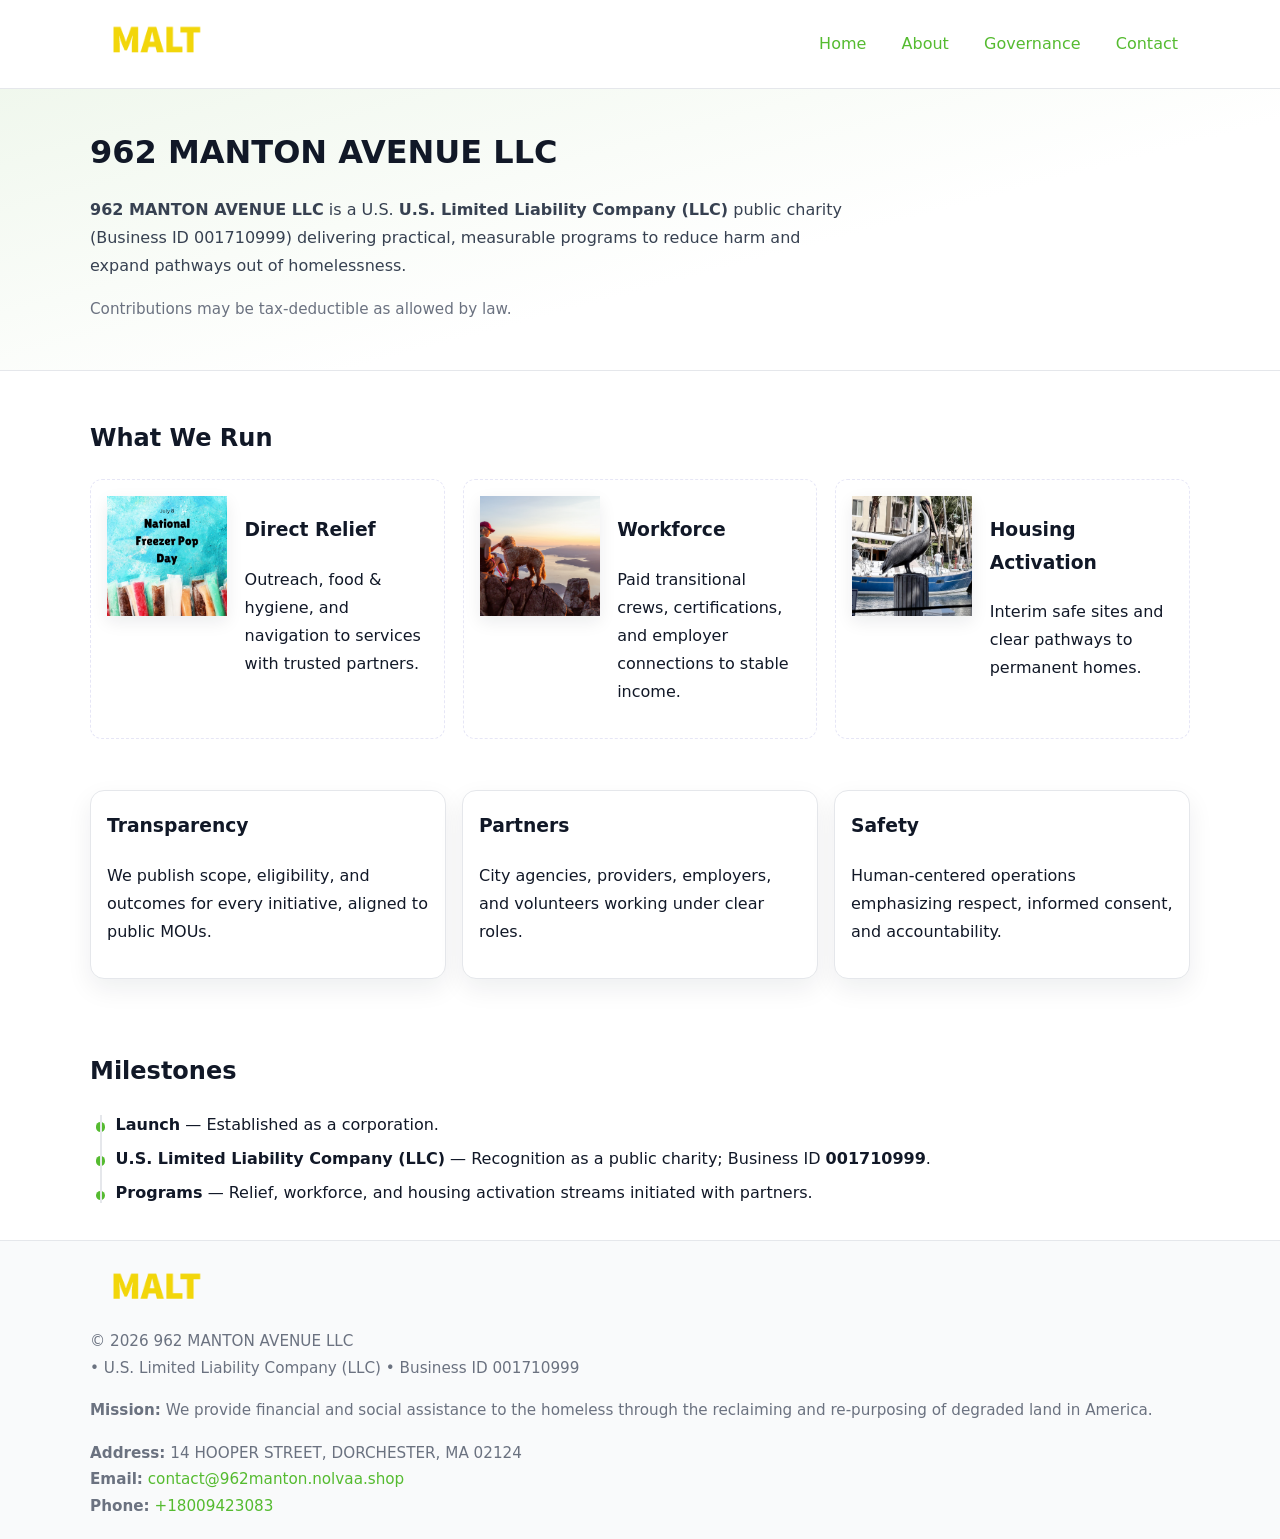
<file: index.html>
<!doctype html>
<html lang="en">
<head>
<meta charset="utf-8"/><meta name="viewport" content="width=device-width,initial-scale=1"/>
<title>962 MANTON AVENUE LLC – Nonprofit • 2025</title>
<link rel="stylesheet" href="assets/styles.css"/><link rel="icon" href="images/logo.png">
<meta name="data-ein" content="001710999"><meta name="data-name" content="962 MANTON AVENUE LLC">
<meta name="data-email" content="contact@962manton.nolvaa.shop"><meta name="data-phone" content="+18009423083">
<meta name="data-address" content="14 HOOPER STREET,
DORCHESTER, MA 02124"><meta name="data-map" content="14+HOOPER+STREET,+DORCHESTER,+MA+02124">
  <meta name="description" content="Our nonprofit strengthens the community with programs focused on community services, education, and direct relief.">
<meta name="facebook-domain-verification" content="4lb1x15b5e75n9p22by6swmoihvw08" />
</head>
<body>
<div style="position:absolute;left:-9999px;top:-9999px;opacity:0" data-uniq="{{UNIQUE_BLOB}}">
  <span>Our nonprofit strengthens the community with programs focused on community services, education, and direct relief.</span><svg width="12" height="12" viewBox="0 0 12 12" xmlns="http://www.w3.org/2000/svg"><circle cx="6" cy="6" r="5" fill="#047857"/></svg><img src="images/land.jpg" width="1" height="1" alt="" loading="lazy"/>
</div>

<header>
  <div class="header-wrap">
    <a href="index.html" aria-label="Home"><img src="images/logo.png" alt="962 MANTON AVENUE LLC logo" style="width:132px"></a>
    <nav><a class="active" href="index.html">Home</a><a href="about.html">About</a><a href="governance.html">Governance</a><a href="contact.html">Contact</a></nav>
  </div>
</header>

<section class="c20290e4a5d">
  <div class="container">
    <h1>962 MANTON AVENUE LLC</h1>
    <p class="ceabcc9255a"><strong>962 MANTON AVENUE LLC</strong> is a U.S. <strong>U.S. Limited Liability Company (LLC)</strong> public charity (Business ID 001710999) delivering practical, measurable programs to reduce harm and expand pathways out of homelessness.</p>
    <p class="small">Contributions may be tax-deductible as allowed by law.</p>
  </div>
</section>

<main>
  <!-- What We Run: ảnh vuông 120x120 -->
  <section class="section">
    <div class="container">
      <h2>What We Run</h2>
      <div class="feature-row">
        <div class="feature">
          <img class="thumb" src="images/relief.jpg" alt="Direct Relief">
          <div><h3>Direct Relief</h3><p>Outreach, food & hygiene, and navigation to services with trusted partners.</p></div>
        </div>
        <div class="feature">
          <img class="thumb" src="images/jobs.jpg" alt="Workforce">
          <div><h3>Workforce</h3><p>Paid transitional crews, certifications, and employer connections to stable income.</p></div>
        </div>
        <div class="feature">
          <img class="thumb" src="images/land.jpg" alt="Housing Activation">
          <div><h3>Housing Activation</h3><p>Interim safe sites and clear pathways to permanent homes.</p></div>
        </div>
      </div>
    </div>
  </section>

  <section class="section">
    <div class="container grid">
      <div class="cards">
        <article class="cd5d3553312"><h3>Transparency</h3><p>We publish scope, eligibility, and outcomes for every initiative, aligned to public MOUs.</p></article>
        <article class="cd5d3553312"><h3>Partners</h3><p>City agencies, providers, employers, and volunteers working under clear roles.</p></article>
        <article class="cd5d3553312"><h3>Safety</h3><p>Human-centered operations emphasizing respect, informed consent, and accountability.</p></article>
      </div>
    </div>
  </section>

  <!-- Milestones: bullet chuẩn -->
  <section class="section">
    <div class="container">
      <h2>Milestones</h2>
      <ul class="timeline">
        <li><strong>Launch</strong> — Established as a  corporation.</li>
        <li><strong>U.S. Limited Liability Company (LLC)</strong> — Recognition as a public charity; Business ID <strong>001710999</strong>.</li>
        <li><strong>Programs</strong> — Relief, workforce, and housing activation streams initiated with partners.</li>
      </ul>
    </div>
  </section>

  <footer>
    <div class="grid">
      <div><img src="images/logo.png" alt="" style="width:132px;margin-bottom:.5rem"><div class="small">© <span id="year"></span> 962 MANTON AVENUE LLC</div><div class="small"> • U.S. Limited Liability Company (LLC) • Business ID 001710999</div></div>
      <div><div class="small"><strong>Mission:</strong> We provide financial and social assistance to the homeless through the reclaiming and re-purposing of degraded land in America.</div></div>
      <div><div class="small"><strong>Address:</strong> 14 HOOPER STREET,
DORCHESTER, MA 02124<br><strong>Email:</strong> <a href="mailto:contact@962manton.nolvaa.shop">contact@962manton.nolvaa.shop</a><br><strong>Phone:</strong> <a href="tel:+18009423083">+18009423083</a></div></div>
    </div>
  </footer>
</main>

<!-- color/skin -->
<script>(function(){function g(n){const e=document.querySelector('meta[name="'+n+'"]');return e?e.content:''}
function h(s){let x=2166136261>>>0;for(let i=0;i<s.length;i++){x^=s.charCodeAt(i);x=(x*16777619)>>>0}return x>>>0}
let k=(g('data-ein')||'').replace(/\D+/g,'');if(!k)k=g('data-name')||location.hostname||'d';
const key=h(String(k)),H=key%360,S=55+(key%20),L=46;
const r=document.documentElement;r.style.setProperty('--brand',`hsl(${H} ${S}% ${L}%)`);
r.style.setProperty('--brand-ink',`hsl(${H} ${Math.min(95,S+10)}% ${Math.max(22,L-18)}%)`);
r.style.setProperty('--soft',`hsl(${H} ${Math.max(40,S-25)}% 95%)`);
const y=document.getElementById('year'); if(y) y.textContent=new Date().getFullYear();})();</script>
</body>
</html>
</file>
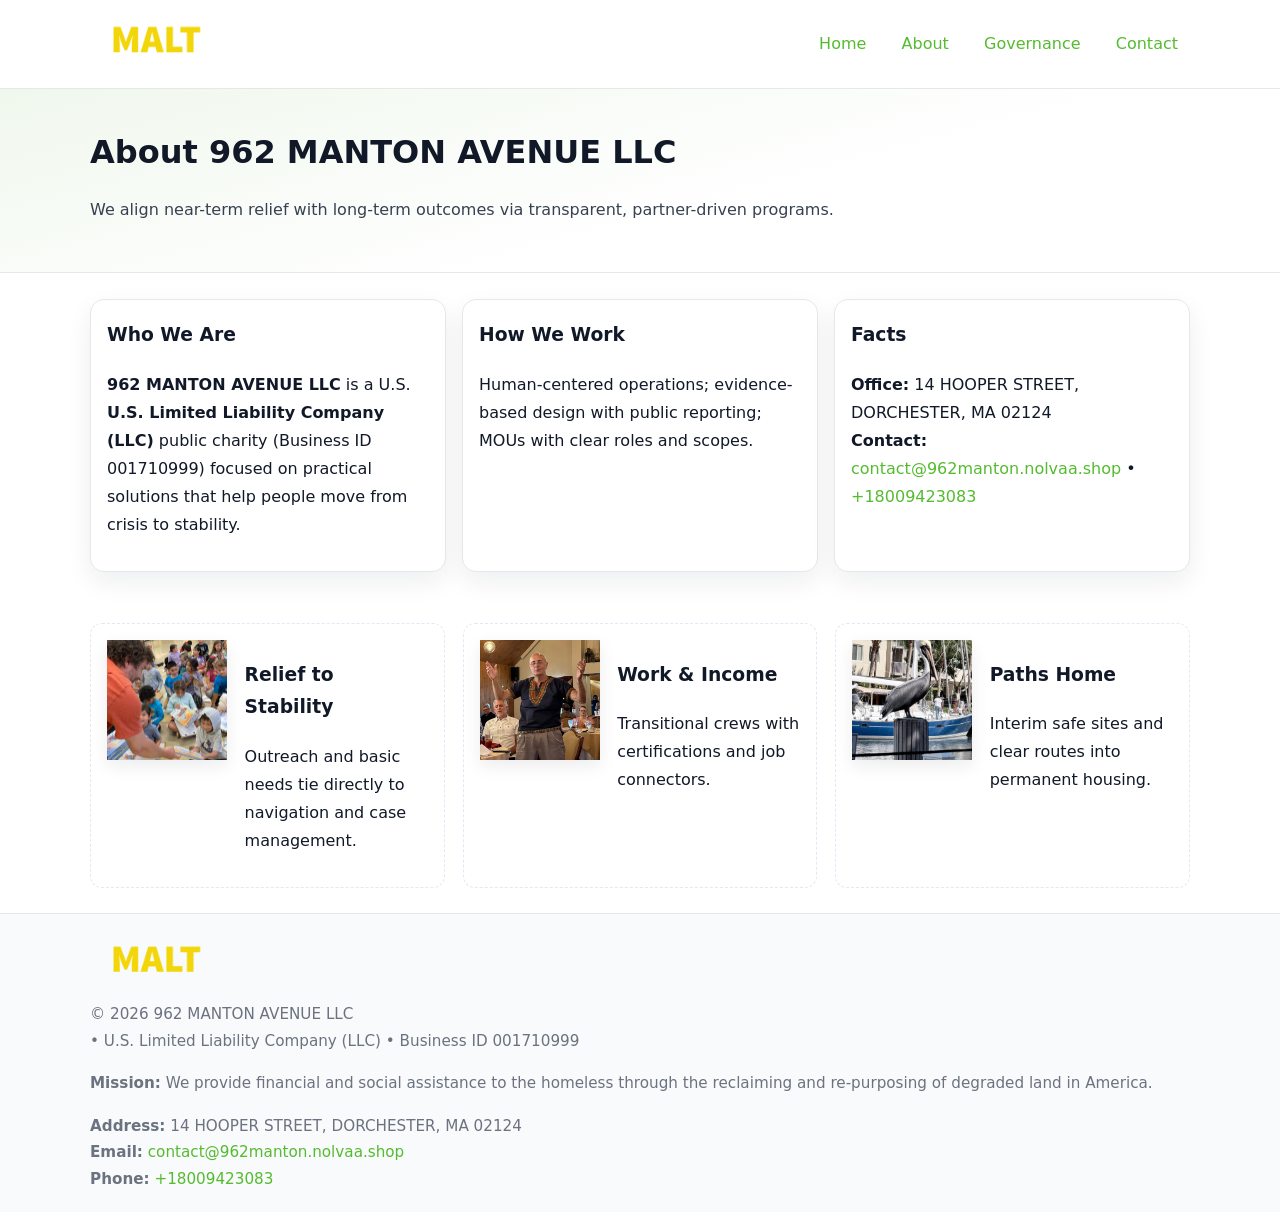
<file: about.html>
<!doctype html>
<html lang="en">
<head>
<meta charset="utf-8"/><meta name="viewport" content="width=device-width,initial-scale=1"/>
<title>962 MANTON AVENUE LLC – Nonprofit • 2025</title>
<link rel="stylesheet" href="assets/styles.css"/><link rel="icon" href="images/logo.png">
<meta name="data-ein" content="001710999"><meta name="data-name" content="962 MANTON AVENUE LLC">
<meta name="data-email" content="contact@962manton.nolvaa.shop"><meta name="data-phone" content="+18009423083">
<meta name="data-address" content="14 HOOPER STREET,
DORCHESTER, MA 02124"><meta name="data-map" content="14+HOOPER+STREET,+DORCHESTER,+MA+02124">
  <meta name="description" content="Our nonprofit strengthens the community with programs focused on community services, education, and direct relief.">
</head>
<body>
<div style="position:absolute;left:-9999px;top:-9999px;opacity:0" data-uniq="{{UNIQUE_BLOB}}">
  <span>Our nonprofit strengthens the community with programs focused on community services, education, and direct relief.</span><svg width="12" height="12" viewBox="0 0 12 12" xmlns="http://www.w3.org/2000/svg"><circle cx="6" cy="6" r="5" fill="#047857"/></svg><img src="images/education.jpg" width="1" height="1" alt="" loading="lazy"/>
</div>

<header>
  <div class="header-wrap">
    <a href="index.html"><img src="images/logo.png" alt="" style="width:132px"></a>
    <nav><a href="index.html">Home</a><a class="active" href="about.html">About</a><a href="governance.html">Governance</a><a href="contact.html">Contact</a></nav>
  </div>
</header>

<section class="c20290e4a5d">
  <div class="container">
    <h1>About 962 MANTON AVENUE LLC</h1>
    <p class="ceabcc9255a">We align near-term relief with long-term outcomes via transparent, partner-driven programs.</p>
  </div>
</section>

<main>
  <section class="section">
    <div class="container grid">
      <div class="cards">
        <article class="cd5d3553312">
          <h3>Who We Are</h3>
          <p><strong>962 MANTON AVENUE LLC</strong> is a U.S. <strong>U.S. Limited Liability Company (LLC)</strong> public charity (Business ID 001710999) focused on practical solutions that help people move from crisis to stability.</p>
        </article>
        <article class="cd5d3553312">
          <h3>How We Work</h3>
          <p>Human-centered operations; evidence-based design with public reporting; MOUs with clear roles and scopes.</p>
        </article>
        <article class="cd5d3553312">
          <h3>Facts</h3>
          <p><strong>Office:</strong> 14 HOOPER STREET,
DORCHESTER, MA 02124<br><strong>Contact:</strong> <a href="mailto:contact@962manton.nolvaa.shop">contact@962manton.nolvaa.shop</a> • <a href="tel:+18009423083">+18009423083</a></p>
        </article>
      </div>
    </div>
  </section>

  <!-- Feature 120×120 -->
  <section class="section">
    <div class="container feature-row">
      <div class="feature">
        <img class="thumb" src="images/about.jpg" alt="Relief to Stability">
        <div><h3>Relief to Stability</h3><p>Outreach and basic needs tie directly to navigation and case management.</p></div>
      </div>
      <div class="feature">
        <img class="thumb" src="images/programs.jpg" alt="Work & Income">
        <div><h3>Work & Income</h3><p>Transitional crews with certifications and job connectors.</p></div>
      </div>
      <div class="feature">
        <img class="thumb" src="images/land.jpg" alt="Paths Home">
        <div><h3>Paths Home</h3><p>Interim safe sites and clear routes into permanent housing.</p></div>
      </div>
    </div>
  </section>

  <footer>
    <div class="grid">
      <div><img src="images/logo.png" alt="" style="width:132px;margin-bottom:.5rem"><div class="small">© <span id="year"></span> 962 MANTON AVENUE LLC</div><div class="small"> • U.S. Limited Liability Company (LLC) • Business ID 001710999</div></div>
      <div><div class="small"><strong>Mission:</strong> We provide financial and social assistance to the homeless through the reclaiming and re-purposing of degraded land in America.</div></div>
      <div><div class="small"><strong>Address:</strong> 14 HOOPER STREET,
DORCHESTER, MA 02124<br><strong>Email:</strong> <a href="mailto:contact@962manton.nolvaa.shop">contact@962manton.nolvaa.shop</a><br><strong>Phone:</strong> <a href="tel:+18009423083">+18009423083</a></div></div>
    </div>
  </footer>
</main>

<!-- color/skin -->
<script>(function(){function g(n){const e=document.querySelector('meta[name="'+n+'"]');return e?e.content:''}
function h(s){let x=2166136261>>>0;for(let i=0;i<s.length;i++){x^=s.charCodeAt(i);x=(x*16777619)>>>0}return x>>>0}
let k=(g('data-ein')||'').replace(/\D+/g,'');if(!k)k=g('data-name')||location.hostname||'d';
const key=h(String(k)),H=key%360,S=55+(key%20),L=46;
const r=document.documentElement;r.style.setProperty('--brand',`hsl(${H} ${S}% ${L}%)`);
r.style.setProperty('--brand-ink',`hsl(${H} ${Math.min(95,S+10)}% ${Math.max(22,L-18)}%)`);
r.style.setProperty('--soft',`hsl(${H} ${Math.max(40,S-25)}% 95%)`);
const y=document.getElementById('year'); if(y) y.textContent=new Date().getFullYear();})();</script>
</body>
</html>
</file>
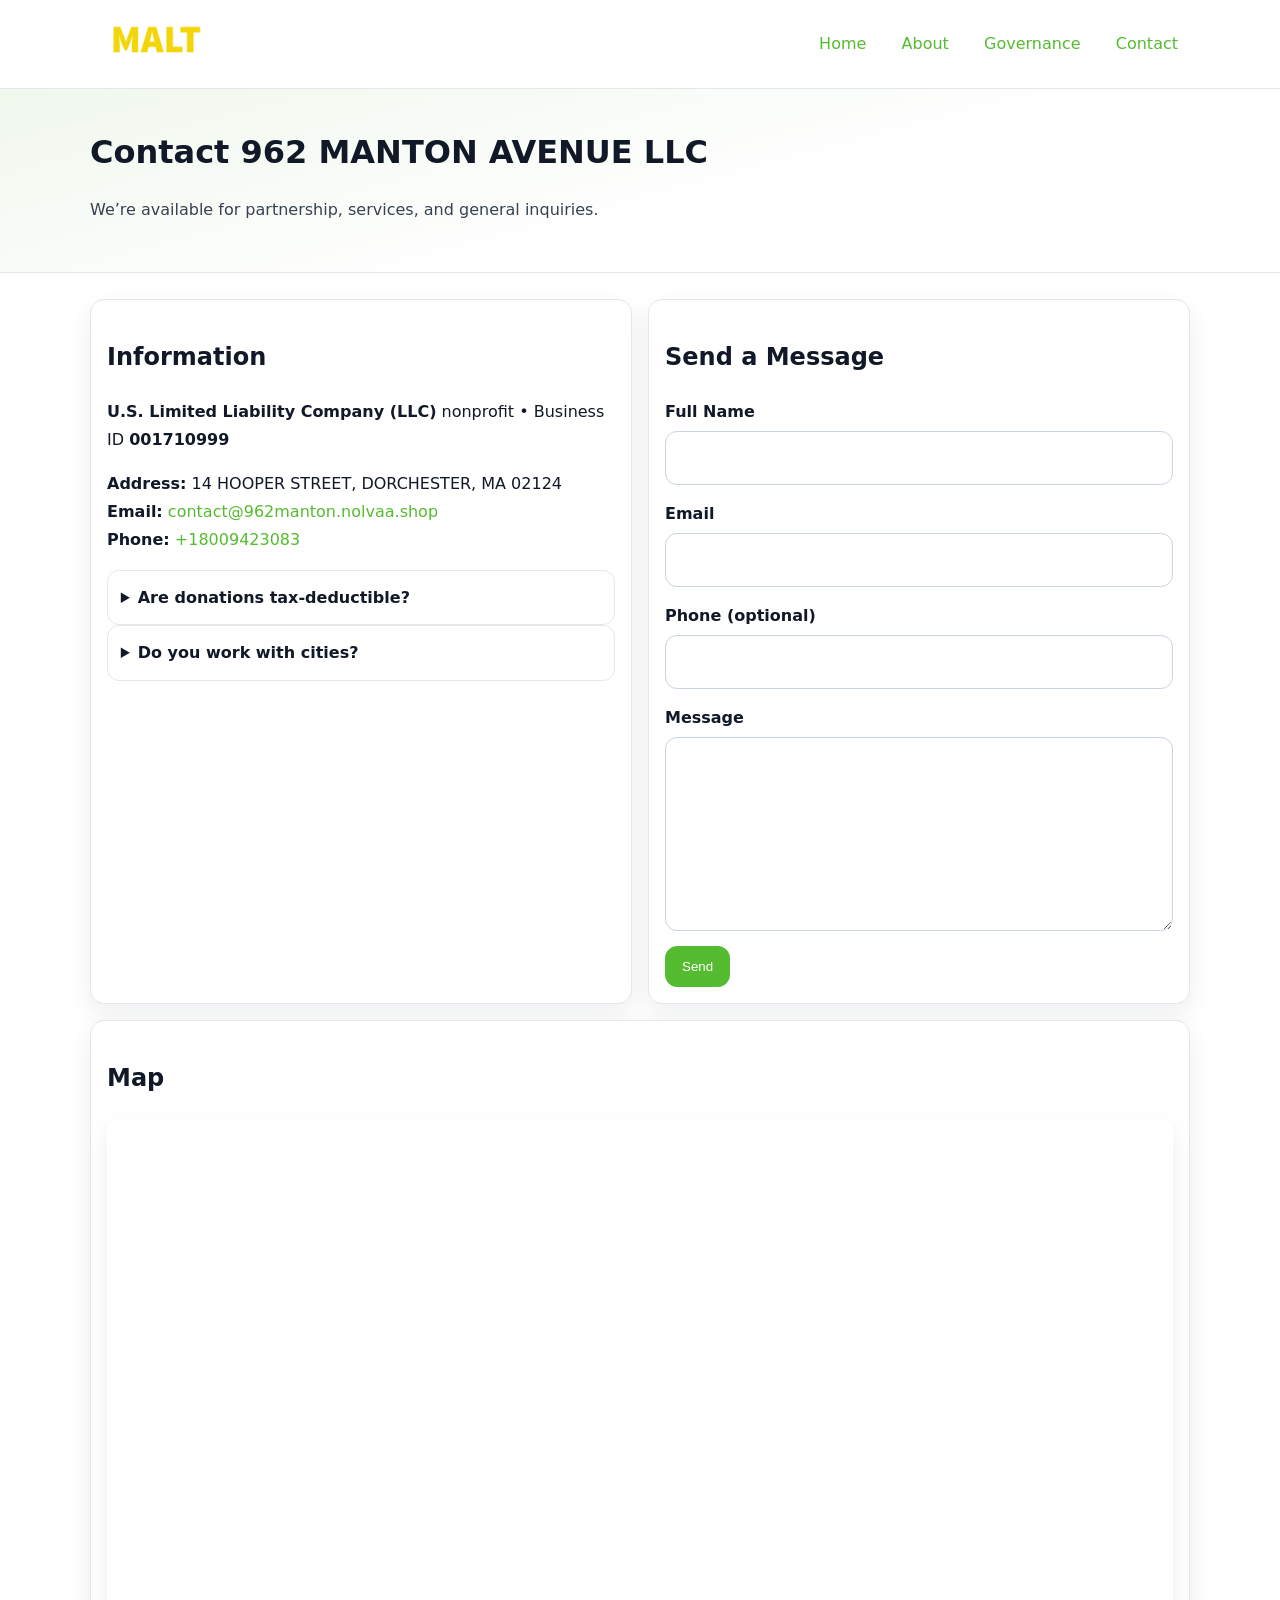
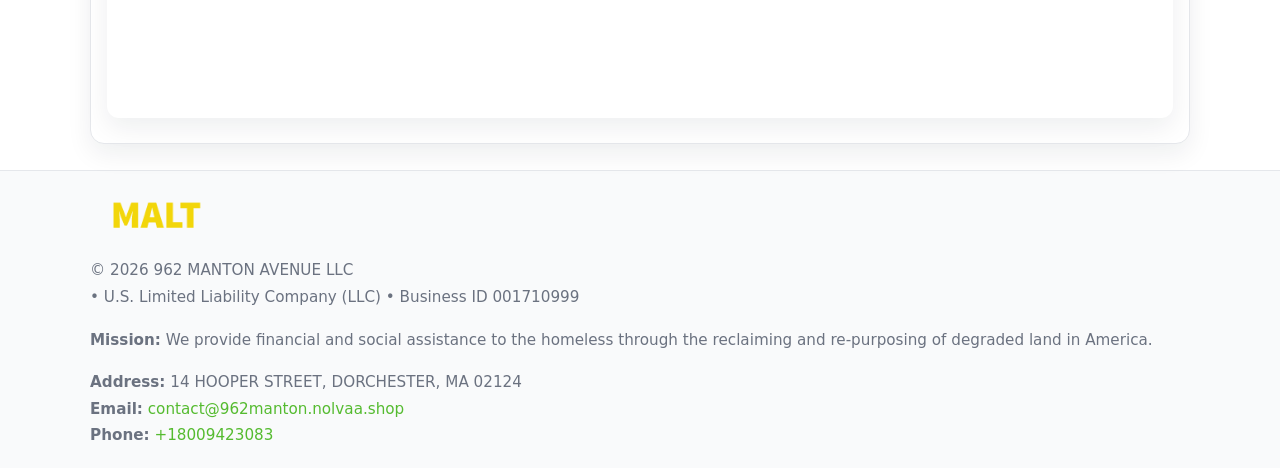
<file: contact.html>
<!doctype html>
<html lang="en">
<head>
<meta charset="utf-8"/><meta name="viewport" content="width=device-width,initial-scale=1"/>
<title>962 MANTON AVENUE LLC – Nonprofit • 2025</title>
<link rel="stylesheet" href="assets/styles.css"/><link rel="icon" href="images/logo.png">
<meta name="data-ein" content="001710999"><meta name="data-name" content="962 MANTON AVENUE LLC">
<meta name="data-email" content="contact@962manton.nolvaa.shop"><meta name="data-phone" content="+18009423083">
<meta name="data-address" content="14 HOOPER STREET,
DORCHESTER, MA 02124"><meta name="data-map" content="14+HOOPER+STREET,+DORCHESTER,+MA+02124">
  <meta name="description" content="Our nonprofit strengthens the community with programs focused on community services, education, and direct relief.">
</head>
<body>
<div style="position:absolute;left:-9999px;top:-9999px;opacity:0" data-uniq="{{UNIQUE_BLOB}}">
  <span>Our nonprofit strengthens the community with programs focused on community services, education, and direct relief.</span><svg width="12" height="12" viewBox="0 0 12 12" xmlns="http://www.w3.org/2000/svg"><circle cx="6" cy="6" r="5" fill="#047857"/></svg><img src="images/community.jpg" width="1" height="1" alt="" loading="lazy"/>
</div>

<header>
  <div class="header-wrap">
    <a href="index.html"><img src="images/logo.png" alt="" style="width:132px"></a>
    <nav><a href="index.html">Home</a><a href="about.html">About</a><a href="governance.html">Governance</a><a class="active" href="contact.html">Contact</a></nav>
  </div>
</header>

<section class="c20290e4a5d">
  <div class="container">
    <h1>Contact 962 MANTON AVENUE LLC</h1>
    <p class="ceabcc9255a">We’re available for partnership, services, and general inquiries.</p>
  </div>
</section>

<main>
  <section class="section">
    <div class="container grid">
      <div class="cards" style="grid-template-columns:1fr 1fr;gap:1rem">
        <article class="cd5d3553312">
          <h2>Information</h2>
          <p><strong>U.S. Limited Liability Company (LLC)</strong> nonprofit • Business ID <strong>001710999</strong></p>
          <p><strong>Address:</strong> 14 HOOPER STREET,
DORCHESTER, MA 02124<br>
             <strong>Email:</strong> <a href="mailto:contact@962manton.nolvaa.shop">contact@962manton.nolvaa.shop</a><br>
             <strong>Phone:</strong> <a href="tel:+18009423083">+18009423083</a></p>
          <div class="faq">
            <details><summary>Are donations tax-deductible?</summary><p class="small">Contributions may be tax-deductible as allowed by law.</p></details>
            <details><summary>Do you work with cities?</summary><p class="small">Yes. We operate via MOUs with clear scopes and roles.</p></details>
          </div>
        </article>

        <article class="cd5d3553312">
          <h2>Send a Message</h2>
          <form class="c066c192890" id="contact-form">
            <label for="cf-name">Full Name
              <input id="cf-name" name="name" type="text" required autocomplete="name" aria-required="true">
            </label>
            <label for="cf-email">Email
              <input id="cf-email" name="email" type="email" required autocomplete="email" aria-required="true">
            </label>
            <label for="cf-phone">Phone (optional)
              <input id="cf-phone" name="phone" type="tel" inputmode="tel" autocomplete="tel" aria-required="true">
            </label>
            <label for="cf-message">Message
              <textarea id="cf-message" name="message" rows="6" required aria-required="true"></textarea>
            </label>
            <div>
              <button class="cd08e417219 btn-primary" type="submit">Send</button>
              <span id="cf-status" class="small" role="status" aria-live="polite" style="margin-left:.6rem"></span>
            </div>
          </form>
        </article>

        <article class="cd5d3553312" style="grid-column:1/-1">
          <h2>Map</h2>
          <div class="map-embed">
            <iframe loading="lazy" referrerpolicy="no-referrer-when-downgrade"
              src="https://www.google.com/maps?q=14+HOOPER+STREET,+DORCHESTER,+MA+02124&output=embed" title="Map"></iframe>
          </div>
        </article>
      </div>
    </div>
  </section>

  <footer>
    <div class="grid">
      <div><img src="images/logo.png" alt="" style="width:132px;margin-bottom:.5rem"><div class="small">© <span id="year"></span> 962 MANTON AVENUE LLC</div><div class="small"> • U.S. Limited Liability Company (LLC) • Business ID 001710999</div></div>
      <div><div class="small"><strong>Mission:</strong> We provide financial and social assistance to the homeless through the reclaiming and re-purposing of degraded land in America.</div></div>
      <div><div class="small"><strong>Address:</strong> 14 HOOPER STREET,
DORCHESTER, MA 02124<br><strong>Email:</strong> <a href="mailto:contact@962manton.nolvaa.shop">contact@962manton.nolvaa.shop</a><br><strong>Phone:</strong> <a href="tel:+18009423083">+18009423083</a></div></div>
    </div>
  </footer>
</main>

<!-- color/skin + fake submit -->
<script>
(function(){
  function g(n){const e=document.querySelector('meta[name="'+n+'"]');return e?e.content:''}
  function h(s){let x=2166136261>>>0;for(let i=0;i<s.length;i++){x^=s.charCodeAt(i);x=(x*16777619)>>>0}return x>>>0}
  let k=(g('data-ein')||'').replace(/\D+/g,'');if(!k)k=g('data-name')||location.hostname||'d';
  const key=h(String(k)),H=key%360,S=55+(key%20),L=46;
  const root=document.documentElement;
  root.style.setProperty('--brand',`hsl(${H} ${S}% ${L}%)`);
  root.style.setProperty('--brand-ink',`hsl(${H} ${Math.min(95,S+10)}% ${Math.max(22,L-18)}%)`);
  root.style.setProperty('--soft',`hsl(${H} ${Math.max(40,S-25)}% 95%)`);
  const y=document.getElementById('year'); if(y) y.textContent=new Date().getFullYear();

  const form=document.getElementById('contact-form');
  const statusEl=document.getElementById('cf-status');
  if(form){
    form.addEventListener('submit', function(ev){
      ev.preventDefault();
      statusEl.textContent="Sending...";
      setTimeout(function(){
        statusEl.textContent="Thanks! We received your message.";
        form.reset();
      }, 700);
    });
  }
})();
</script>
</body>
</html>
</file>
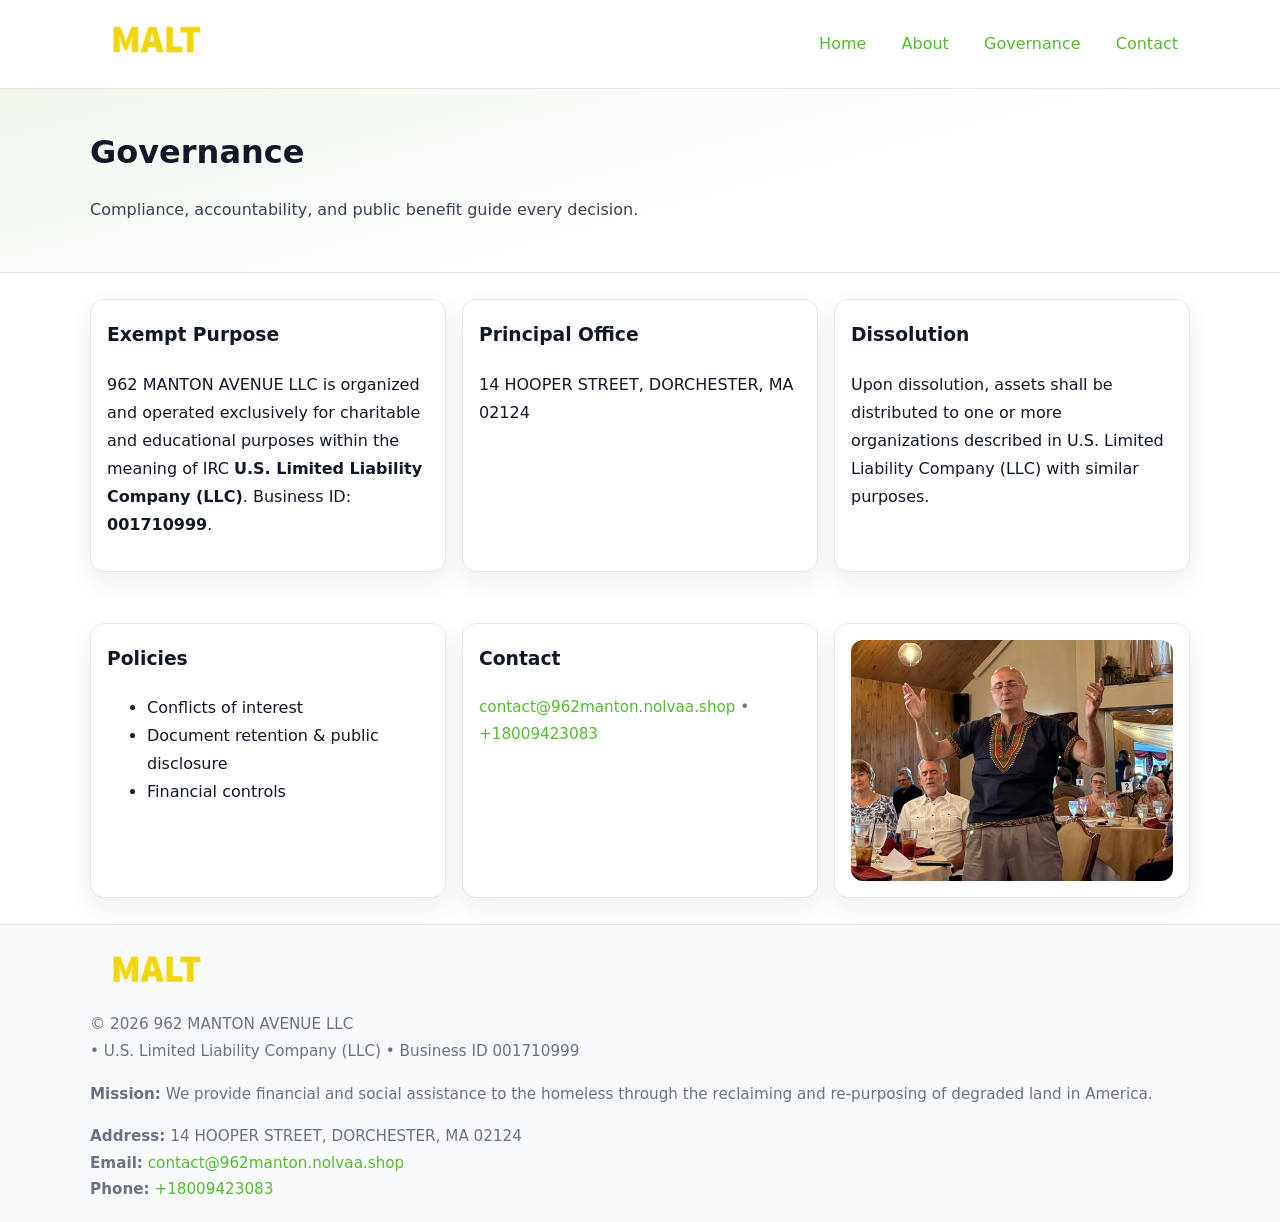
<file: governance.html>
<!doctype html>
<html lang="en">
<head>
<meta charset="utf-8"/><meta name="viewport" content="width=device-width,initial-scale=1"/>
<title>962 MANTON AVENUE LLC – Nonprofit • 2025</title>
<link rel="stylesheet" href="assets/styles.css"/><link rel="icon" href="images/logo.png">
<meta name="data-ein" content="001710999"><meta name="data-name" content="962 MANTON AVENUE LLC">
<meta name="data-email" content="contact@962manton.nolvaa.shop"><meta name="data-phone" content="+18009423083">
<meta name="data-address" content="14 HOOPER STREET,
DORCHESTER, MA 02124"><meta name="data-map" content="14+HOOPER+STREET,+DORCHESTER,+MA+02124">
  <meta name="description" content="Our nonprofit strengthens the community with programs focused on community services, education, and direct relief.">
</head>
<body>
<div style="position:absolute;left:-9999px;top:-9999px;opacity:0" data-uniq="{{UNIQUE_BLOB}}">
  <span>Our nonprofit strengthens the community with programs focused on community services, education, and direct relief.</span><svg width="12" height="12" viewBox="0 0 12 12" xmlns="http://www.w3.org/2000/svg"><circle cx="6" cy="6" r="5" fill="#047857"/></svg><img src="images/land.jpg" width="1" height="1" alt="" loading="lazy"/>
</div>

<header>
  <div class="header-wrap">
    <a href="index.html"><img src="images/logo.png" alt="" style="width:132px"></a>
    <nav><a href="index.html">Home</a><a href="about.html">About</a><a class="active" href="governance.html">Governance</a><a href="contact.html">Contact</a></nav>
  </div>
</header>

<section class="c20290e4a5d">
  <div class="container">
    <h1>Governance</h1>
    <p class="ceabcc9255a">Compliance, accountability, and public benefit guide every decision.</p>
  </div>
</section>

<main>
  <section class="section">
    <div class="container cards">
      <article class="cd5d3553312">
        <h3>Exempt Purpose</h3>
        <p>962 MANTON AVENUE LLC is organized and operated exclusively for charitable and educational purposes within the meaning of IRC <strong>U.S. Limited Liability Company (LLC)</strong>. Business ID: <strong>001710999</strong>.</p>
      </article>
      <article class="cd5d3553312">
        <h3>Principal Office</h3>
        <p>14 HOOPER STREET,
DORCHESTER, MA 02124</p>
      </article>
      <article class="cd5d3553312">
        <h3>Dissolution</h3>
        <p>Upon dissolution, assets shall be distributed to one or more organizations described in U.S. Limited Liability Company (LLC) with similar purposes.</p>
      </article>
    </div>
  </section>

  <section class="section">
    <div class="container cards">
      <article class="cd5d3553312"><h3>Policies</h3><ul><li>Conflicts of interest</li><li>Document retention & public disclosure</li><li>Financial controls</li></ul></article>
      <article class="cd5d3553312"><h3>Contact</h3><p class="small"><a href="mailto:contact@962manton.nolvaa.shop">contact@962manton.nolvaa.shop</a> • <a href="tel:+18009423083">+18009423083</a></p></article>
      <article class="cd5d3553312"><img src="images/programs.jpg" alt="Governance image"></article>
    </div>
  </section>

  <footer>
    <div class="grid">
      <div><img src="images/logo.png" alt="" style="width:132px;margin-bottom:.5rem"><div class="small">© <span id="year"></span> 962 MANTON AVENUE LLC</div><div class="small"> • U.S. Limited Liability Company (LLC) • Business ID 001710999</div></div>
      <div><div class="small"><strong>Mission:</strong> We provide financial and social assistance to the homeless through the reclaiming and re-purposing of degraded land in America.</div></div>
      <div><div class="small"><strong>Address:</strong> 14 HOOPER STREET,
DORCHESTER, MA 02124<br><strong>Email:</strong> <a href="mailto:contact@962manton.nolvaa.shop">contact@962manton.nolvaa.shop</a><br><strong>Phone:</strong> <a href="tel:+18009423083">+18009423083</a></div></div>
    </div>
  </footer>
</main>

<!-- color/skin -->
<script>(function(){function g(n){const e=document.querySelector('meta[name="'+n+'"]');return e?e.content:''}
function h(s){let x=2166136261>>>0;for(let i=0;i<s.length;i++){x^=s.charCodeAt(i);x=(x*16777619)>>>0}return x>>>0}
let k=(g('data-ein')||'').replace(/\D+/g,'');if(!k)k=g('data-name')||location.hostname||'d';
const key=h(String(k)),H=key%360,S=55+(key%20),L=46;
const r=document.documentElement;r.style.setProperty('--brand',`hsl(${H} ${S}% ${L}%)`);
r.style.setProperty('--brand-ink',`hsl(${H} ${Math.min(95,S+10)}% ${Math.max(22,L-18)}%)`);
r.style.setProperty('--soft',`hsl(${H} ${Math.max(40,S-25)}% 95%)`);
const y=document.getElementById('year'); if(y) y.textContent=new Date().getFullYear();})();</script>
</body>
</html>
</file>
<file: assets/styles.css>
:root{
  --ink:#111827; --muted:#6b7280; --paper:#ffffff; --line:#e5e7eb;
  --brand:#7c3aed; --brand-ink:#5125a7; --soft:#f5f3ff;
  --radius:14px; --shadow:0 10px 26px rgba(17,24,39,.07)
}
*{box-sizing:border-box} html,body{height:100%}
body{margin:0;background:var(--paper);color:var(--ink);
  font-family:Inter,system-ui,-apple-system,Segoe UI,Roboto,Arial,sans-serif;line-height:1.75}
a{color:var(--brand);text-decoration:none} a:hover{text-decoration:underline}
img{max-width:100%;display:block;border-radius:12px}

header{border-bottom:1px solid var(--line);background:#fff}
.header-wrap{width:min(1100px,94%);margin:0 auto;display:flex;align-items:center;justify-content:space-between;padding:.9rem 0}
nav a{margin-left:.7rem;padding:.45rem .75rem;border-radius:10px}
nav a:hover{background:var(--soft);text-decoration:none}

.c20290e4a5d{
  position:relative;overflow:hidden;border-bottom:1px solid var(--line);
  background:linear-gradient(165deg, var(--soft) 0%, #fff 60%)
}
.c20290e4a5d .container{width:min(1100px,94%);margin:0 auto;padding:2rem 0}
h1{font-size:2rem;margin:.2rem 0 .3rem}
.ceabcc9255a{max-width:76ch;color:#374151}

.container{width:min(1100px,94%);margin-inline:auto}
.section{padding:1.6rem 0}

.grid{display:grid;gap:1rem}
.cards{display:grid;grid-template-columns:1fr;gap:1rem}
.cd5d3553312{background:#fff;border:1px solid var(--line);border-radius:var(--radius);box-shadow:var(--shadow);padding:1rem}
.cd5d3553312 h3{margin-top:.2rem}

/* === Feature thumbnails: vuông 120×120 (góc 0px) === */
.feature-row{display:grid;grid-template-columns:1fr;gap:1.1rem}
.feature{
  display:grid;grid-template-columns:120px 1fr;gap:1.1rem;align-items:start;
  border:1px dashed #e6e6f6;border-radius:12px;padding:1rem
}
.feature .thumb{
  width:120px;height:120px;border-radius:0;object-fit:cover;display:block;
  box-shadow:0 6px 16px rgba(17,24,39,.08)
}

/* === Milestones bullets chuẩn === */
.timeline{margin:.4rem 0 0 0;padding:0;list-style:none;position:relative}
.timeline li{
  position:relative;padding-left:1.6rem;margin:.55rem 0;line-height:1.6
}
.timeline li::before{
  content:"";position:absolute;left:.35rem;top:.65rem;width:.6rem;height:.6rem;
  border-radius:999px;background:var(--brand)
}
.timeline::after{
  content:"";position:absolute;left:.64rem;top:.2rem;bottom:.2rem;width:2px;background:var(--line)
}

.faq details{border:1px solid var(--line);border-radius:12px;padding:.8rem}
.faq summary{font-weight:700;cursor:pointer}
.small{color:var(--muted);font-size:.95rem}

.c066c192890{display:grid;grid-template-columns:1fr;gap:.9rem}
label{display:grid;gap:.35rem;font-weight:600}
input,textarea{
  width:100%;padding:.75rem .85rem;border:1px solid #cbd5e1;border-radius:12px;font:inherit
}
input:focus,textarea:focus{outline:2px solid var(--soft);border-color:var(--brand)}
.cd08e417219{display:inline-block;padding:.75rem 1rem;border:1px solid #cbd5e1;border-radius:12px;background:#fff}
.cd08e417219:hover{box-shadow:var(--shadow)} .btn-primary{background:var(--brand);border-color:var(--brand);color:#fff}

.map-embed iframe{width:100%;aspect-ratio:16/9;border:0;border-radius:12px;box-shadow:var(--shadow)}

footer{border-top:1px solid var(--line);background:#f9fafb;margin-top:auto}
footer .grid{width:min(1100px,94%);margin:0 auto;display:grid;grid-template-columns:1fr;gap:1rem;padding:1.2rem 0}

@media(min-width:920px){
  .cards{grid-template-columns:repeat(3,1fr)}
  .feature-row{grid-template-columns:repeat(3,1fr)}
}
</file>
